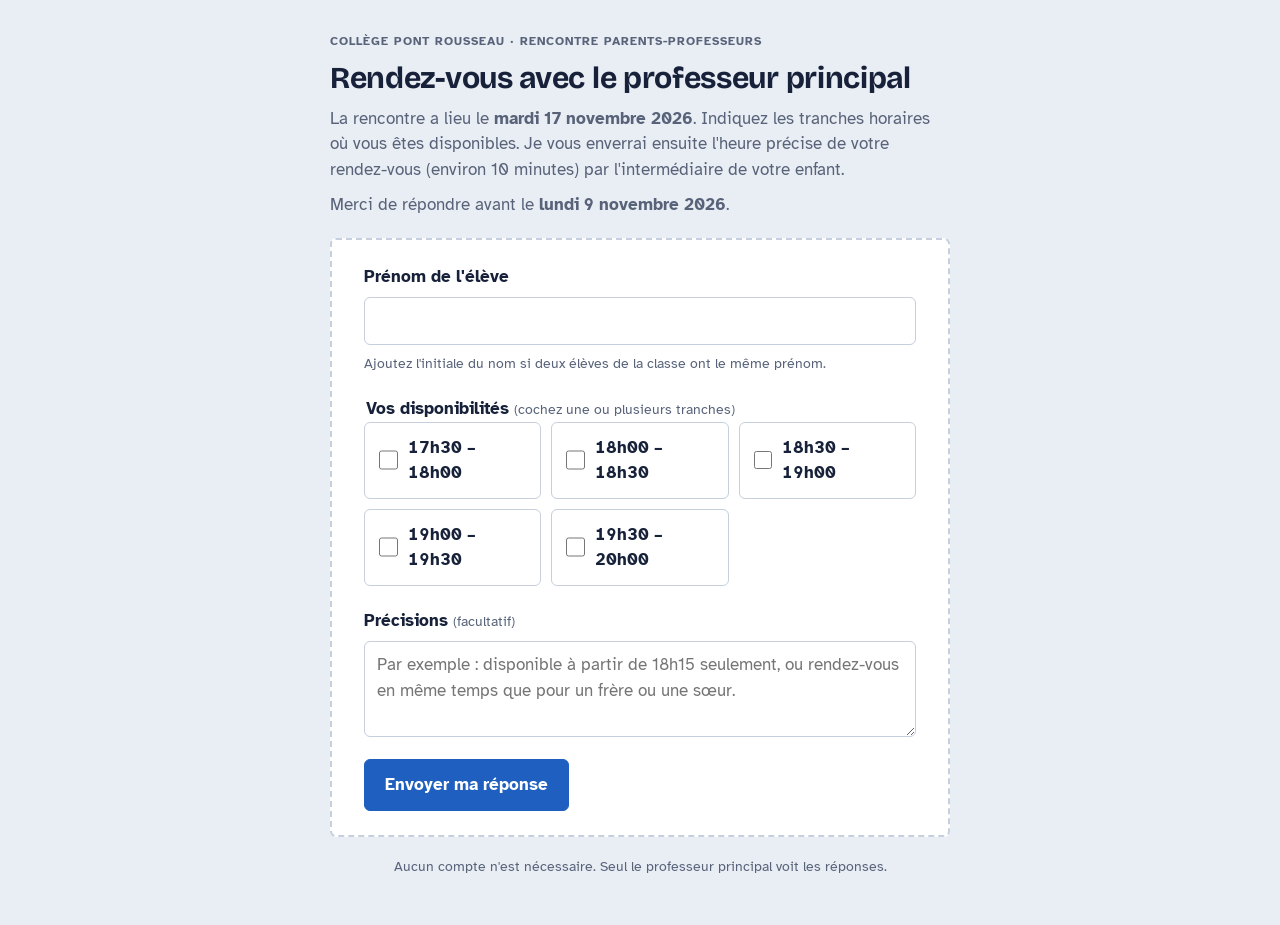
<file: index.html>
<!doctype html>
<html lang="fr">
<head>
<meta charset="utf-8">
<meta name="viewport" content="width=device-width, initial-scale=1, viewport-fit=cover">
<title>Rendez-vous parents-professeur</title>
<link rel="preconnect" href="https://fonts.googleapis.com">
<link rel="preconnect" href="https://fonts.gstatic.com" crossorigin>
<link rel="stylesheet" href="https://fonts.googleapis.com/css2?family=Atkinson+Hyperlegible:wght@400;700&family=Bricolage+Grotesque:opsz,wght@12..96,650;12..96,700&display=swap">
<link rel="stylesheet" href="style.css">
</head>
<body>
<main class="wrap">
  <header class="intro">
    <p class="eyebrow">Collège Pont Rousseau · Rencontre parents-professeurs</p>
    <h1>Rendez-vous avec le professeur principal</h1>
    <p>La rencontre a lieu le <strong id="reunion">mardi 17 novembre 2026</strong>. Indiquez les tranches horaires où vous êtes disponibles. Je vous enverrai ensuite l'heure précise de votre rendez-vous (environ 10 minutes) par l'intermédiaire de votre enfant.</p>
    <p>Merci de répondre avant le <strong id="limite">lundi 9 novembre 2026</strong>.</p>
  </header>

  <form id="form" class="coupon" novalidate>
    <div class="field">
      <label for="prenom">Prénom de l'élève</label>
      <input type="text" id="prenom" name="prenom" autocomplete="off" maxlength="60" required>
      <span class="hint">Ajoutez l'initiale du nom si deux élèves de la classe ont le même prénom.</span>
    </div>

    <fieldset>
      <legend class="legend">Vos disponibilités <span class="hint">(cochez une ou plusieurs tranches)</span></legend>
      <div class="slots" id="slots"></div>
    </fieldset>

    <div class="field">
      <label for="note">Précisions <span class="hint">(facultatif)</span></label>
      <textarea id="note" name="note" maxlength="1000" placeholder="Par exemple : disponible à partir de 18h15 seulement, ou rendez-vous en même temps que pour un frère ou une sœur."></textarea>
    </div>

    <div id="message" class="msg" role="status" hidden></div>
    <div><button type="submit" id="envoyer">Envoyer ma réponse</button></div>
  </form>

  <p class="foot">Aucun compte n'est nécessaire. Seul le professeur principal voit les réponses.</p>
</main>

<script src="config.js"></script>
<script>
(function () {
  var cfg = window.RDV_CONFIG;
  document.getElementById('reunion').textContent = cfg.reunion;
  document.getElementById('limite').textContent = cfg.limite;

  var slots = document.getElementById('slots');
  cfg.tranches.forEach(function (t, i) {
    var lab = document.createElement('label');
    lab.className = 'slot';
    lab.innerHTML = '<input type="checkbox" name="creneau" id="t' + i + '"><span></span>';
    lab.querySelector('input').value = t.id;
    lab.querySelector('span').textContent = t.debut.replace(':', 'h') + ' – ' + t.fin.replace(':', 'h');
    slots.appendChild(lab);
  });

  var form = document.getElementById('form');
  var msg = document.getElementById('message');
  var bouton = document.getElementById('envoyer');

  function afficher(type, texte) {
    msg.className = 'msg ' + type;
    msg.textContent = texte;
    msg.hidden = false;
  }

  form.addEventListener('submit', function (e) {
    e.preventDefault();
    var prenom = form.prenom.value.trim();
    var coches = Array.prototype.slice.call(form.querySelectorAll('input[name="creneau"]:checked'))
      .map(function (c) { return c.value; });
    if (!prenom) { afficher('err', "Indiquez le prénom de l'élève."); form.prenom.focus(); return; }
    if (!coches.length) { afficher('err', 'Cochez au moins une tranche horaire.'); return; }
    if (!cfg.scriptUrl) { afficher('err', "Le formulaire n'est pas encore relié au tableau de réponses."); return; }

    bouton.disabled = true;
    bouton.textContent = 'Envoi…';
    var corps = new URLSearchParams({ prenom: prenom, creneaux: coches.join(', '), note: form.note.value.trim() });
    fetch(cfg.scriptUrl, { method: 'POST', body: corps })
      .then(function (r) { return r.json(); })
      .then(function (rep) {
        if (!rep.ok) throw new Error();
        form.reset();
        afficher('ok', 'Merci, votre réponse est bien enregistrée (' + prenom + ' : ' + coches.join(', ') + ').');
      })
      .catch(function () {
        afficher('err', "La réponse n'a pas pu être envoyée. Vérifiez votre connexion et réessayez.");
      })
      .then(function () {
        bouton.disabled = false;
        bouton.textContent = 'Envoyer ma réponse';
      });
  });
})();
</script>
</body>
</html>
</file>
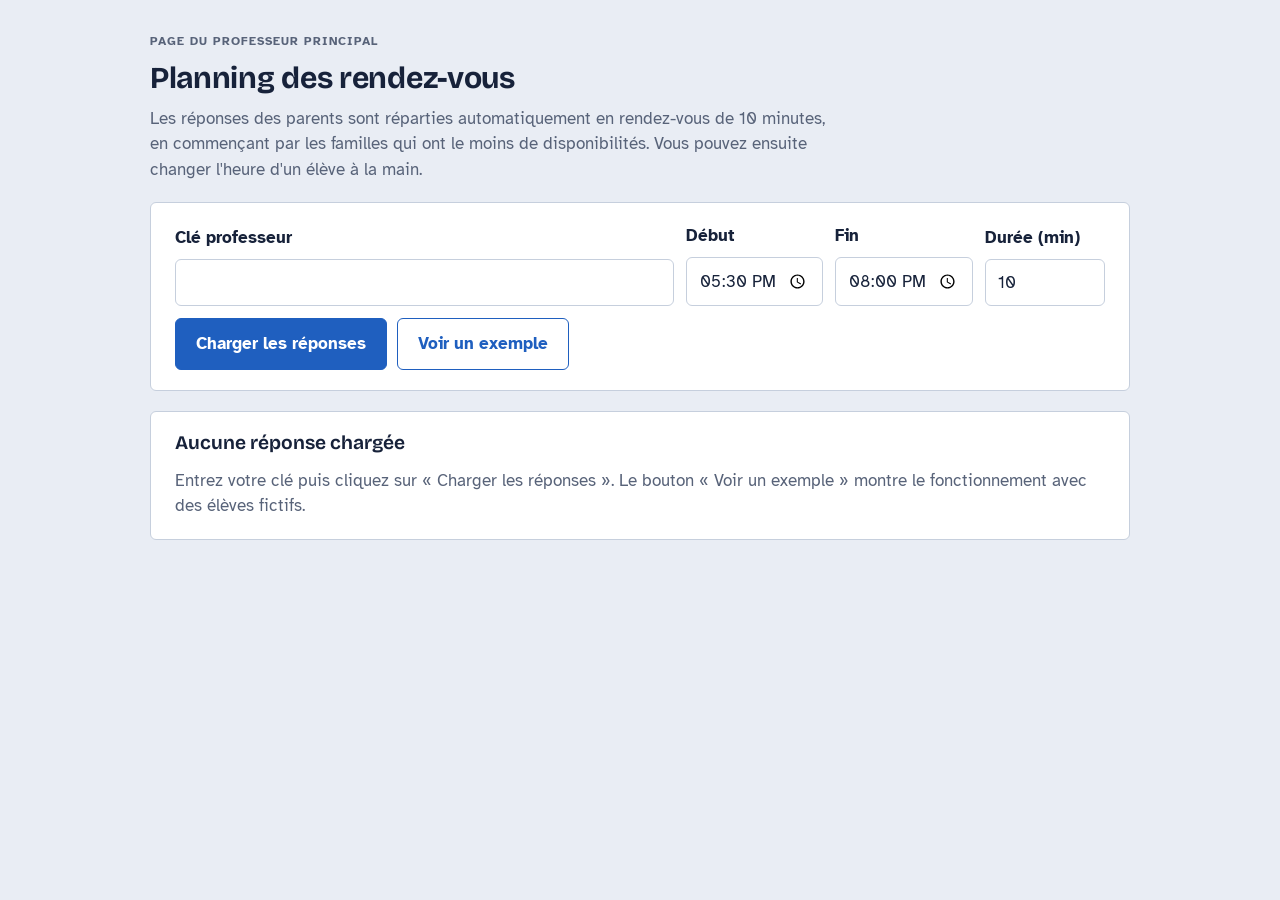
<file: prof.html>
<!doctype html>
<html lang="fr">
<head>
<meta charset="utf-8">
<meta name="viewport" content="width=device-width, initial-scale=1, viewport-fit=cover">
<title>Planning des rendez-vous</title>
<meta name="robots" content="noindex">
<link rel="preconnect" href="https://fonts.googleapis.com">
<link rel="preconnect" href="https://fonts.gstatic.com" crossorigin>
<link rel="stylesheet" href="https://fonts.googleapis.com/css2?family=Atkinson+Hyperlegible:wght@400;700&family=Bricolage+Grotesque:opsz,wght@12..96,650;12..96,700&display=swap">
<link rel="stylesheet" href="style.css">
<style>
  .bar { display: flex; flex-wrap: wrap; gap: 12px; align-items: end; }
  .bar .field { flex: 1 1 180px; }
  .bar .field.small { flex: 0 1 120px; }
  .panel { background: var(--paper); border: 1px solid var(--line); border-radius: 6px; padding: 20px clamp(14px, 3vw, 24px); display: grid; gap: 14px; min-width: 0; }
  .cols { display: grid; grid-template-columns: minmax(0, 1fr) minmax(0, 1.4fr); gap: 20px; align-items: start; }
  @media (max-width: 760px) { .cols { grid-template-columns: minmax(0, 1fr); } }
  .summary { display: flex; flex-wrap: wrap; gap: 8px; }
  .pill { border-radius: 999px; padding: 4px 12px; font-size: 0.88rem; font-weight: 700; background: var(--accent-soft); color: var(--accent); font-variant-numeric: tabular-nums; }
  .pill.warn { background: var(--warn-soft); color: var(--warn); }
  .pill.ok { background: var(--ok-soft); color: var(--ok); }
  .demo { background: var(--warn-soft); color: var(--warn); border-radius: 6px; padding: 10px 14px; font-weight: 700; }

  .timeline { display: grid; gap: 4px; }
  .row { display: grid; grid-template-columns: 4.2em minmax(0, 1fr); gap: 10px; align-items: center; padding: 6px 10px; border-radius: 6px; border: 1px solid transparent; font-variant-numeric: tabular-nums; }
  .row .h { font-weight: 700; color: var(--muted); }
  .row.pris { background: var(--accent-soft); }
  .row.pris .h { color: var(--accent); }
  .row.conflit { background: var(--warn-soft); border-color: var(--warn); }
  .row.conflit .h, .row.conflit .n { color: var(--warn); }
  .row .n { font-weight: 700; overflow-wrap: anywhere; }
  .row .libre { color: var(--muted); font-weight: 400; }
  .sep { border-top: 1px dashed var(--line); margin: 4px 0; }

  .table-wrap { overflow-x: auto; }
  table { border-collapse: collapse; width: 100%; font-size: 0.95rem; }
  th, td { text-align: left; padding: 10px 8px; border-bottom: 1px solid var(--line); vertical-align: top; }
  th { font-size: 0.78rem; text-transform: uppercase; letter-spacing: 0.06em; color: var(--muted); }
  td.nom { font-weight: 700; white-space: nowrap; }
  td .hint { display: block; }
  td select { padding: 6px 8px; width: auto; font-variant-numeric: tabular-nums; }
  tr.a-placer td.nom { color: var(--warn); }
  .chips { display: flex; flex-wrap: wrap; gap: 4px; }
  .chip { font-size: 0.8rem; border: 1px solid var(--line); border-radius: 4px; padding: 1px 6px; font-variant-numeric: tabular-nums; white-space: nowrap; }
  .note-btn { margin-top: 6px; padding: 2px 8px; font-size: 0.8rem; border-radius: 4px; border: 1px solid var(--accent); background: var(--accent-soft); color: var(--accent); cursor: help; }
  .bulle { position: fixed; z-index: 20; max-width: min(320px, calc(100vw - 32px)); background: var(--ink); color: var(--paper); border-radius: 6px; padding: 10px 12px; font-size: 0.9rem; line-height: 1.4; overflow-wrap: anywhere; box-shadow: 0 6px 20px rgba(0, 0, 0, 0.25); pointer-events: none; }
  .actions { display: flex; flex-wrap: wrap; gap: 10px; }
  .empty { color: var(--muted); }
</style>
</head>
<body>
<main class="wrap large">
  <header class="intro">
    <p class="eyebrow">Page du professeur principal</p>
    <h1>Planning des rendez-vous</h1>
    <p>Les réponses des parents sont réparties automatiquement en rendez-vous de 10 minutes, en commençant par les familles qui ont le moins de disponibilités. Vous pouvez ensuite changer l'heure d'un élève à la main.</p>
  </header>

  <section class="panel">
    <form id="connexion" class="bar">
      <div class="field">
        <label for="cle">Clé professeur</label>
        <input type="password" id="cle" autocomplete="current-password">
      </div>
      <div class="field small">
        <label for="debut">Début</label>
        <input type="time" id="debut" value="17:30" step="300">
      </div>
      <div class="field small">
        <label for="fin">Fin</label>
        <input type="time" id="fin" value="20:00" step="300">
      </div>
      <div class="field small">
        <label for="duree">Durée (min)</label>
        <input type="number" id="duree" value="10" min="5" max="30" step="5">
      </div>
      <div class="actions">
        <button type="submit" id="charger">Charger les réponses</button>
        <button type="button" class="secondary" id="exemple">Voir un exemple</button>
      </div>
    </form>
    <div id="message" class="msg" role="status" hidden></div>
  </section>

  <p id="demo" class="demo" hidden>Exemple fictif : ces élèves n'existent pas. Cliquez sur « Charger les réponses » pour voir les vraies réponses.</p>

  <div id="resultat" hidden>
    <div class="cols">
      <section class="panel">
        <h2>Planning</h2>
        <div class="summary" id="resume"></div>
        <div class="timeline" id="timeline"></div>
        <div class="actions">
          <button type="button" id="copier">Copier le planning</button>
          <button type="button" class="secondary" id="reinit">Refaire la répartition</button>
        </div>
      </section>
      <section class="panel">
        <h2>Réponses des parents</h2>
        <div class="table-wrap">
          <table>
            <thead><tr><th>Élève</th><th>Disponibilités</th><th>Heure</th></tr></thead>
            <tbody id="eleves"></tbody>
          </table>
        </div>
      </section>
    </div>
  </div>

  <section class="panel" id="vide">
    <h2>Aucune réponse chargée</h2>
    <p class="empty">Entrez votre clé puis cliquez sur « Charger les réponses ». Le bouton « Voir un exemple » montre le fonctionnement avec des élèves fictifs.</p>
  </section>
</main>

<script src="config.js"></script>
<script>
(function () {
  var cfg = window.RDV_CONFIG;
  var $ = function (id) { return document.getElementById(id); };

  function lire(k, d) { try { var v = localStorage.getItem(k); return v === null ? d : JSON.parse(v); } catch (e) { return d; } }
  function ecrire(k, v) { try { localStorage.setItem(k, JSON.stringify(v)); } catch (e) {} }

  var eleves = [];          // { cle, prenom, tranches[], note, date, doublon }
  var choix = {};           // cle élève -> minute choisie à la main (ou -1 = sans rendez-vous)
  var modeExemple = false;

  $('cle').value = lire('rdv.cle', '');
  ['debut', 'fin', 'duree'].forEach(function (k) {
    var v = lire('rdv.' + k, null);
    if (v) $(k).value = v;
    $(k).addEventListener('change', function () { ecrire('rdv.' + k, $(k).value); afficher(); });
  });

  function minutes(hhmm) { var p = String(hhmm).split(':'); return (+p[0]) * 60 + (+p[1] || 0); }
  function heure(m) { return Math.floor(m / 60) + 'h' + String(m % 60).padStart(2, '0'); }
  function normaliser(s) { return s.toLowerCase().normalize('NFD').replace(/[̀-ͯ]/g, '').replace(/[^a-z0-9]+/g, ' ').trim(); }

  function message(type, texte) { var m = $('message'); m.className = 'msg ' + type; m.textContent = texte; m.hidden = !texte; }

  // Garde la dernière réponse de chaque élève (un parent peut renvoyer le formulaire)
  function preparer(reponses) {
    var parCle = {};
    reponses.slice().sort(function (a, b) { return a.date < b.date ? -1 : 1; }).forEach(function (r) {
      var cle = normaliser(r.prenom);
      if (!cle) return;
      var doublon = parCle[cle] ? (parCle[cle].doublon || 1) + 1 : 0;
      parCle[cle] = {
        cle: cle, prenom: r.prenom.trim(), note: r.note || '', date: r.date, doublon: doublon,
        tranches: String(r.creneaux).split(',').map(function (s) { return s.trim(); }).filter(Boolean)
      };
    });
    return Object.keys(parCle).map(function (k) { return parCle[k]; });
  }

  function creneaux() {
    var d = minutes($('debut').value), f = minutes($('fin').value), pas = Math.max(5, +$('duree').value || 10), l = [];
    for (var m = d; m + pas <= f; m += pas) l.push(m);
    return { liste: l, pas: pas };
  }

  function possibles(eleve, c) {
    var bornes = cfg.tranches.filter(function (t) { return eleve.tranches.indexOf(t.id) >= 0; })
      .map(function (t) { return [minutes(t.debut), minutes(t.fin)]; });
    return c.liste.filter(function (m) { return bornes.some(function (b) { return m >= b[0] && m + c.pas <= b[1]; }); });
  }

  function repartir(c) {
    var place = {}, pris = {};
    eleves.forEach(function (e) {
      var m = choix[e.cle];
      if (m === -1 || (m !== undefined && c.liste.indexOf(m) >= 0)) { place[e.cle] = m; if (m >= 0) pris[m] = (pris[m] || 0) + 1; }
    });
    eleves.filter(function (e) { return !(e.cle in place); })
      .map(function (e) { return { e: e, p: possibles(e, c) }; })
      .sort(function (a, b) { return a.p.length - b.p.length || (a.e.date < b.e.date ? -1 : 1); })
      .forEach(function (x) {
        var m = x.p.find(function (m) { return !pris[m]; });
        place[x.e.cle] = m === undefined ? null : m;
        if (m !== undefined) pris[m] = 1;
      });
    return { place: place, pris: pris };
  }

  function afficher() {
    var vide = !eleves.length;
    $('resultat').hidden = vide;
    $('vide').hidden = !vide;
    $('demo').hidden = !modeExemple;
    if (vide) return;

    var c = creneaux(), r = repartir(c);
    var parMinute = {};
    eleves.forEach(function (e) { var m = r.place[e.cle]; if (m >= 0) (parMinute[m] = parMinute[m] || []).push(e.prenom); });

    var aPlacer = eleves.filter(function (e) { return r.place[e.cle] === null; }).length;
    var conflits = Object.keys(parMinute).filter(function (m) { return parMinute[m].length > 1; }).length;
    var places = eleves.filter(function (e) { return r.place[e.cle] >= 0; }).length;
    var resume = $('resume'); resume.textContent = '';
    [[eleves.length + ' réponse' + (eleves.length > 1 ? 's' : ''), ''],
     [places + ' / ' + c.liste.length + ' créneaux pris', places ? 'ok' : ''],
     aPlacer ? [aPlacer + ' à placer à la main', 'warn'] : null,
     conflits ? [conflits + ' créneau' + (conflits > 1 ? 'x' : '') + ' en double', 'warn'] : null
    ].forEach(function (p) {
      if (!p) return;
      var s = document.createElement('span'); s.className = 'pill ' + p[1]; s.textContent = p[0]; resume.appendChild(s);
    });

    var tl = $('timeline'); tl.textContent = '';
    c.liste.forEach(function (m, i) {
      if (i && m % 30 === 0) { var sep = document.createElement('div'); sep.className = 'sep'; tl.appendChild(sep); }
      var noms = parMinute[m] || [];
      var row = document.createElement('div');
      row.className = 'row' + (noms.length > 1 ? ' conflit' : noms.length ? ' pris' : '');
      row.innerHTML = '<span class="h"></span><span class="n"></span>';
      row.querySelector('.h').textContent = heure(m);
      var n = row.querySelector('.n');
      if (noms.length) n.textContent = noms.join(' + ');
      else { n.textContent = 'libre'; n.className = 'n libre'; }
      tl.appendChild(row);
    });

    var tb = $('eleves'); tb.textContent = '';
    eleves.slice().sort(function (a, b) {
      var ma = r.place[a.cle], mb = r.place[b.cle];
      ma = ma === null ? -2 : ma; mb = mb === null ? -2 : mb;
      return ma - mb || a.prenom.localeCompare(b.prenom, 'fr');
    }).forEach(function (e) {
      var tr = document.createElement('tr');
      if (r.place[e.cle] === null) tr.className = 'a-placer';
      var tdNom = document.createElement('td'); tdNom.className = 'nom'; tdNom.textContent = e.prenom;
      if (e.doublon) { var h = document.createElement('span'); h.className = 'hint'; h.textContent = 'a répondu ' + (e.doublon) + ' fois, dernière réponse gardée'; tdNom.appendChild(h); }
      var tdDispo = document.createElement('td');
      var chips = document.createElement('div'); chips.className = 'chips';
      e.tranches.forEach(function (t) { var s = document.createElement('span'); s.className = 'chip'; s.textContent = t; chips.appendChild(s); });
      tdDispo.appendChild(chips);
      if (e.note) {
        var nt = document.createElement('button');
        nt.type = 'button'; nt.className = 'note-btn'; nt.textContent = 'Note';
        nt.dataset.note = e.note;
        nt.setAttribute('aria-label', 'Note des parents : ' + e.note);
        tdDispo.appendChild(nt);
      }
      var tdH = document.createElement('td');
      var sel = document.createElement('select');
      sel.setAttribute('aria-label', 'Heure pour ' + e.prenom);
      var ok = possibles(e, c);
      var opts = [[-1, 'Sans rendez-vous']].concat(c.liste.map(function (m) {
        return [m, heure(m) + (ok.indexOf(m) < 0 ? ' (hors dispo)' : '')];
      }));
      if (r.place[e.cle] === null) opts.unshift(['', 'À placer']);
      opts.forEach(function (o) { var op = document.createElement('option'); op.value = o[0]; op.textContent = o[1]; sel.appendChild(op); });
      sel.value = r.place[e.cle] === null ? '' : String(r.place[e.cle]);
      sel.addEventListener('change', function () {
        if (sel.value === '') delete choix[e.cle]; else choix[e.cle] = +sel.value;
        if (!modeExemple) ecrire('rdv.choix', choix);
        afficher();
      });
      tdH.appendChild(sel);
      tr.appendChild(tdNom); tr.appendChild(tdDispo); tr.appendChild(tdH);
      tb.appendChild(tr);
    });

    $('copier').onclick = function () {
      var lignes = ['Rendez-vous parents-professeur principal, ' + cfg.reunion, ''];
      c.liste.forEach(function (m) { if (parMinute[m]) lignes.push(heure(m) + ' : ' + parMinute[m].join(' + ')); });
      var sans = eleves.filter(function (e) { return !(r.place[e.cle] >= 0); }).map(function (e) { return e.prenom; });
      if (sans.length) lignes.push('', 'Sans rendez-vous : ' + sans.join(', '));
      var texte = lignes.join('\n');
      var fini = function () { message('ok', 'Planning copié. Vous pouvez le coller dans un document ou un message.'); };
      if (navigator.clipboard) navigator.clipboard.writeText(texte).then(fini, function () { message('err', "La copie n'a pas fonctionné."); });
    };
  }

  // Info-bulle des notes : au survol, au clavier, ou en touchant le bouton sur tablette
  var bulle = document.createElement('div');
  bulle.className = 'bulle'; bulle.hidden = true; bulle.setAttribute('role', 'tooltip');
  document.body.appendChild(bulle);
  function montrerBulle(btn) {
    bulle.textContent = btn.dataset.note;
    bulle.hidden = false;
    var r = btn.getBoundingClientRect(), b = bulle.getBoundingClientRect();
    var x = Math.max(16, Math.min(r.left, window.innerWidth - b.width - 16));
    var y = r.bottom + 6 + b.height > window.innerHeight ? r.top - b.height - 6 : r.bottom + 6;
    bulle.style.left = x + 'px'; bulle.style.top = y + 'px';
  }
  function cacherBulle() { bulle.hidden = true; }
  var tb0 = $('eleves');
  tb0.addEventListener('mouseover', function (ev) { var b = ev.target.closest('.note-btn'); if (b) montrerBulle(b); });
  tb0.addEventListener('mouseout', function (ev) { if (ev.target.closest('.note-btn')) cacherBulle(); });
  tb0.addEventListener('focusin', function (ev) { var b = ev.target.closest('.note-btn'); if (b) montrerBulle(b); });
  tb0.addEventListener('focusout', cacherBulle);
  document.addEventListener('click', function (ev) { var b = ev.target.closest('.note-btn'); if (b) montrerBulle(b); else cacherBulle(); });
  window.addEventListener('scroll', cacherBulle, true);

  $('reinit').addEventListener('click', function () {
    choix = {};
    if (!modeExemple) ecrire('rdv.choix', choix);
    afficher();
  });

  $('connexion').addEventListener('submit', function (ev) {
    ev.preventDefault();
    var cle = $('cle').value.trim();
    if (!cfg.scriptUrl) { message('err', "L'adresse du script Google n'est pas encore renseignée dans config.js."); return; }
    if (!cle) { message('err', 'Entrez votre clé professeur.'); $('cle').focus(); return; }
    $('charger').disabled = true;
    message('', '');
    fetch(cfg.scriptUrl + '?cle=' + encodeURIComponent(cle))
      .then(function (r) { return r.json(); })
      .then(function (rep) {
        if (!rep.ok) { message('err', rep.erreur === 'cle' ? 'Clé incorrecte (ou pas encore choisie dans le script).' : 'Le script a renvoyé une erreur.'); return; }
        ecrire('rdv.cle', cle);
        modeExemple = false;
        eleves = preparer(rep.reponses);
        choix = lire('rdv.choix', {});
        message('ok', eleves.length ? 'Réponses chargées.' : "Aucun parent n'a encore répondu.");
        afficher();
      })
      .catch(function () { message('err', 'Impossible de joindre le tableau de réponses. Vérifiez la connexion.'); })
      .then(function () { $('charger').disabled = false; });
  });

  $('exemple').addEventListener('click', function () {
    var t = cfg.tranches.map(function (x) { return x.id; });
    var d = function (j) { return '2026-11-0' + j + 'T18:00:00Z'; };
    modeExemple = true;
    choix = {};
    message('', '');
    eleves = preparer([
      { prenom: 'Exemple Léa', creneaux: t[0], note: '', date: d(4) },
      { prenom: 'Exemple Noah', creneaux: [t[0], t[1]].join(', '), note: 'Mon fils a aussi un rendez-vous en 4e B à 18h.', date: d(4) },
      { prenom: 'Exemple Inès', creneaux: t.join(', '), note: '', date: d(5) },
      { prenom: 'Exemple Malo', creneaux: t[3], note: '', date: d(5) },
      { prenom: 'Exemple Jade', creneaux: [t[2], t[3]].join(', '), note: 'Présence des deux parents.', date: d(6) },
      { prenom: 'Exemple Sacha', creneaux: t[4], note: '', date: d(6) },
      { prenom: 'Exemple Sacha', creneaux: [t[3], t[4]].join(', '), note: 'Finalement 19h possible.', date: d(7) },
      { prenom: 'Exemple Hugo', creneaux: t[0], note: '', date: d(7) },
      { prenom: 'Exemple Rose', creneaux: t[0], note: '', date: d(7) },
      { prenom: 'Exemple Tom', creneaux: t[0], note: '', date: d(8) }
    ]);
    afficher();
  });

  afficher();
})();
</script>
</body>
</html>
</file>
<file: style.css>
/* Mise en page : une feuille « coupon » centrée, bord pointillé comme le coupon papier à découper */
:root {
  --bg: #e9edf4;
  --paper: #ffffff;
  --ink: #17223a;
  --muted: #586379;
  --line: #c6cfdd;
  --accent: #1f5fbf;
  --accent-soft: #e3ecfa;
  --ok: #1d7549;
  --ok-soft: #e1f2e8;
  --warn: #a8431c;
  --warn-soft: #fbe9e1;
  --font-display: "Bricolage Grotesque", "Segoe UI", system-ui, sans-serif;
  --font-body: "Atkinson Hyperlegible", "Segoe UI", system-ui, sans-serif;
  color-scheme: light;
}
@media (prefers-color-scheme: dark) {
  :root:not([data-theme="light"]) {
    --bg: #0f1522; --paper: #182133; --ink: #e6ebf5; --muted: #9aa5bb; --line: #33405a;
    --accent: #7eaaf0; --accent-soft: #1f2d48; --ok: #6fcf9b; --ok-soft: #173326;
    --warn: #f0a07c; --warn-soft: #3a2219; color-scheme: dark;
  }
}
:root[data-theme="dark"] {
  --bg: #0f1522; --paper: #182133; --ink: #e6ebf5; --muted: #9aa5bb; --line: #33405a;
  --accent: #7eaaf0; --accent-soft: #1f2d48; --ok: #6fcf9b; --ok-soft: #173326;
  --warn: #f0a07c; --warn-soft: #3a2219; color-scheme: dark;
}

* { box-sizing: border-box; }
html { -webkit-text-size-adjust: 100%; }
body {
  margin: 0;
  background: var(--bg);
  color: var(--ink);
  font: 17px/1.5 var(--font-body);
  padding-block: 32px 48px;
  padding-left: max(16px, env(safe-area-inset-left, 0px));
  padding-right: max(16px, env(safe-area-inset-right, 0px));
}
h1, h2 { font-family: var(--font-display); text-wrap: balance; margin: 0; line-height: 1.15; }
h1 { font-size: 1.9rem; font-weight: 700; letter-spacing: -0.01em; }
h2 { font-size: 1.2rem; font-weight: 650; }
p { margin: 0; }
.wrap { max-width: 620px; margin: 0 auto; display: grid; gap: 20px; }
.wrap.large { max-width: 980px; }

.eyebrow {
  font-size: 0.78rem; text-transform: uppercase; letter-spacing: 0.08em;
  color: var(--muted); font-weight: 700;
}
.intro { display: grid; gap: 10px; }
.intro p { color: var(--muted); max-width: 62ch; }

.coupon {
  background: var(--paper);
  border: 2px dashed var(--line);
  border-radius: 6px;
  padding: 24px clamp(16px, 4vw, 32px);
  display: grid;
  gap: 22px;
}
.field { display: grid; gap: 8px; }
label, .legend { font-weight: 700; }
.hint { font-size: 0.9rem; color: var(--muted); font-weight: 400; }
fieldset { border: 0; margin: 0; padding: 0; min-width: 0; display: grid; gap: 8px; }

input[type="text"], input[type="password"], input[type="time"], input[type="number"], textarea, select {
  font: inherit; color: var(--ink); background: var(--paper);
  border: 1.5px solid var(--line); border-radius: 6px; padding: 10px 12px; width: 100%;
}
textarea { min-height: 96px; resize: vertical; }
input:focus-visible, textarea:focus-visible, select:focus-visible, button:focus-visible, .slot:has(input:focus-visible) {
  outline: 3px solid var(--accent); outline-offset: 2px;
}

.slots { display: grid; grid-template-columns: repeat(auto-fit, minmax(150px, 1fr)); gap: 10px; }
.slot {
  display: flex; align-items: center; gap: 10px; cursor: pointer;
  border: 1.5px solid var(--line); border-radius: 6px; padding: 12px 14px;
  font-variant-numeric: tabular-nums; font-weight: 700; user-select: none;
}
.slot input { width: 20px; height: 20px; accent-color: var(--accent); margin: 0; }
.slot:has(input:checked) { border-color: var(--accent); background: var(--accent-soft); }

button {
  font: inherit; font-weight: 700; cursor: pointer; border-radius: 6px;
  padding: 12px 20px; border: 1.5px solid var(--accent); background: var(--accent); color: var(--paper);
}
button.secondary { background: transparent; color: var(--accent); }
button:disabled { opacity: 0.55; cursor: wait; }

.msg { border-radius: 6px; padding: 12px 14px; font-weight: 700; }
.msg.ok { background: var(--ok-soft); color: var(--ok); }
.msg.err { background: var(--warn-soft); color: var(--warn); }

.foot { font-size: 0.85rem; color: var(--muted); text-align: center; }

@media (prefers-reduced-motion: reduce) { * { transition: none !important; animation: none !important; } }
</file>
